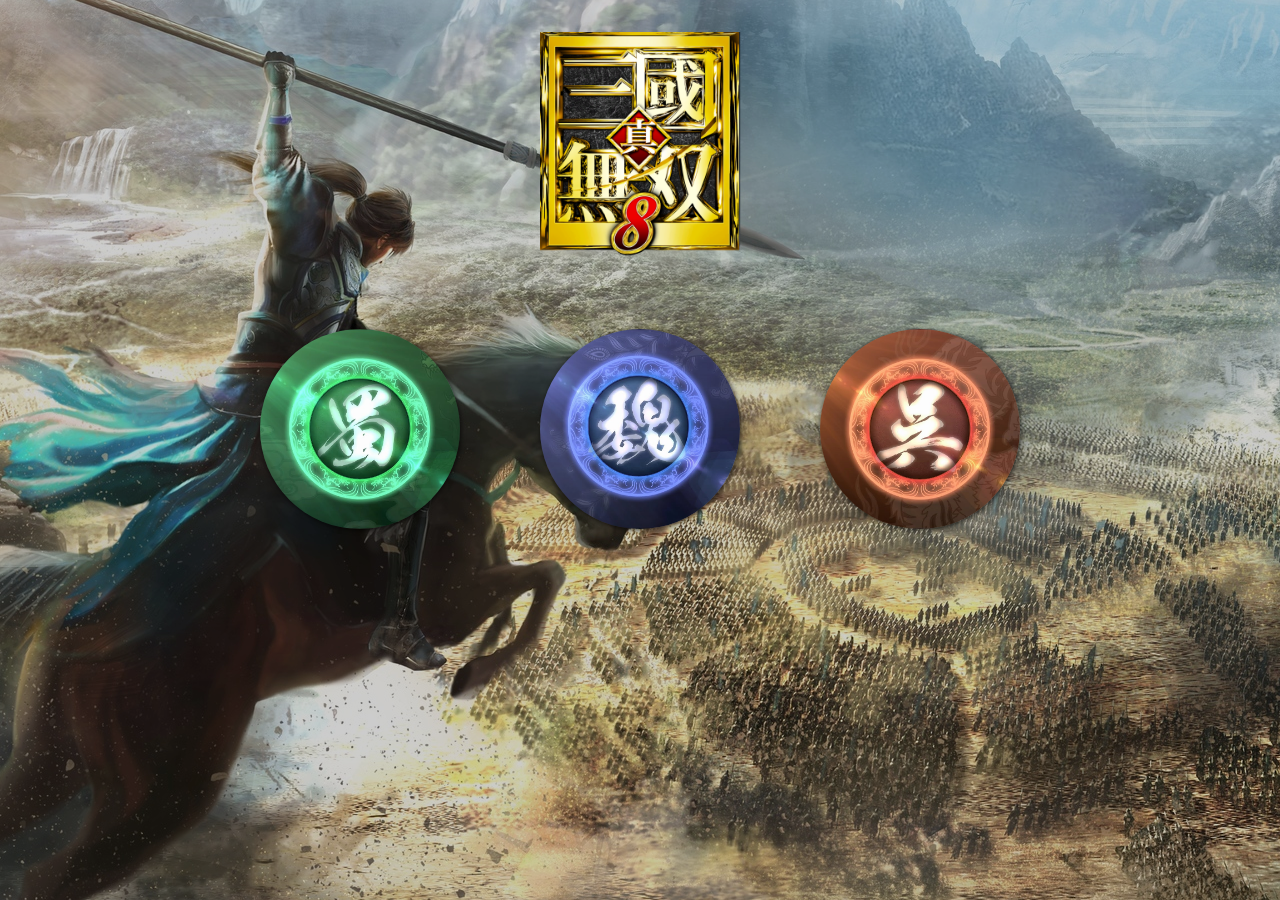
<file: index.html>
<!DOCTYPE html>
<html lang="en">
  <head>
    <meta charset="UTF-8" />
    <meta name="viewport" content="width=device-width, initial-scale=1.0" />
    <title>真・三國無双8</title>
    <link rel="stylesheet" type="text/css" href="./css/common.css" />
    <link rel="stylesheet" type="text/css" href="./css/index.css" />
    <link
      rel="stylesheet"
      href="https://stackpath.bootstrapcdn.com/bootstrap/4.3.1/css/bootstrap.min.css"
      integrity="sha384-ggOyR0iXCbMQv3Xipma34MD+dH/1fQ784/j6cY/iJTQUOhcWr7x9JvoRxT2MZw1T"
      crossorigin="anonymous"
    />
    <script src="https://ajax.googleapis.com/ajax/libs/jquery/3.5.1/jquery.min.js"></script>
  </head>
  <body class="index-background">
    <div class="flex-container">
      <img class="logo" src="./img/logo.png" />
    </div>
    <div class="flex-container" id="clan"></div>

    <script src="./js/countries.js"></script>
    <script>
      Object.keys(countries).map((country) =>
        $("#clan").append(
          `<a href="./country.html?country=${country}">
            <img class="clan-card" src="${countries[country].logo}"/>
          </a>`
        )
      );
    </script>
  </body>
</html>
</file>
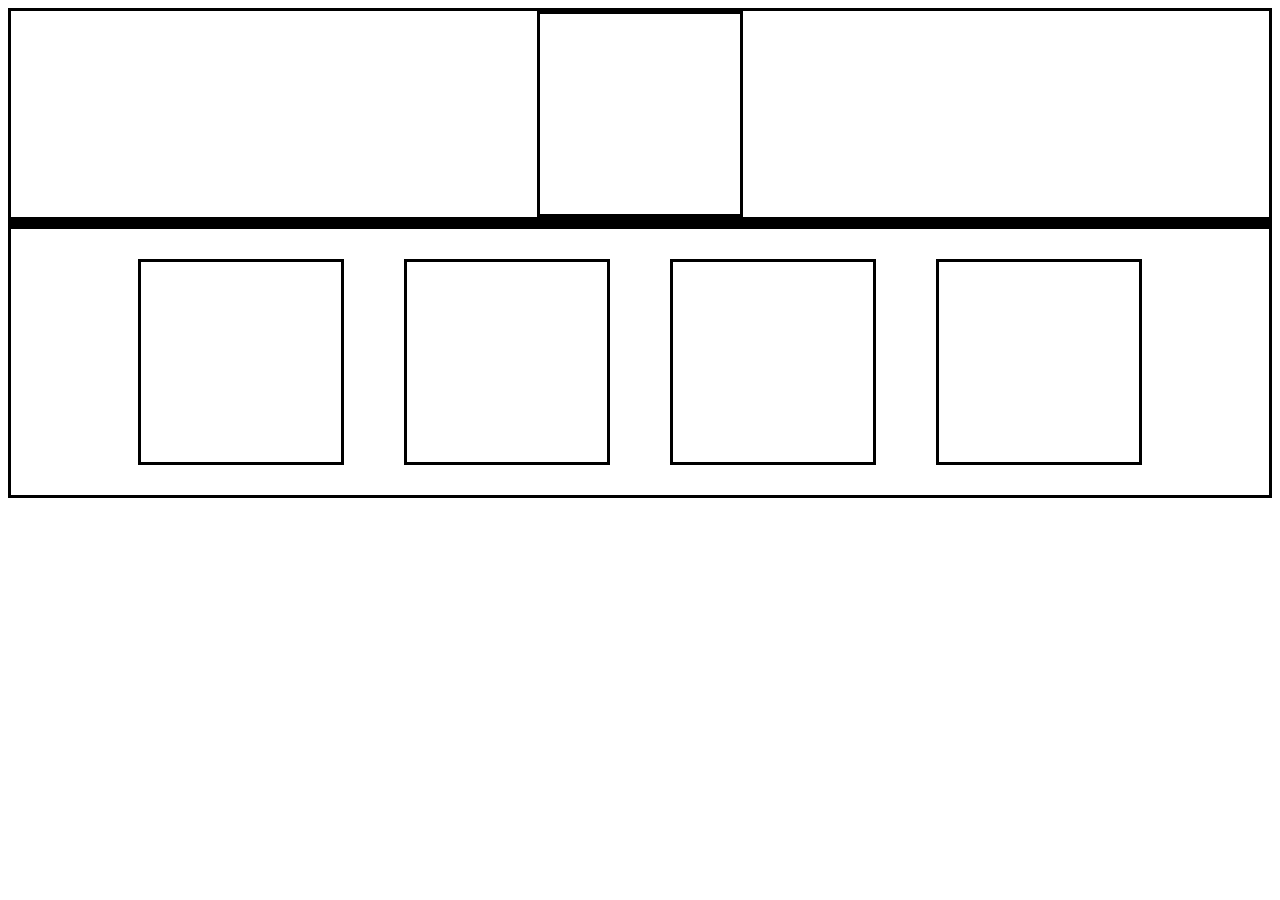
<file: clan.html>
<!DOCTYPE html>
<html lang="en">
  <head>
    <meta charset="UTF-8" />
    <meta name="viewport" content="width=device-width, initial-scale=1.0" />
    <title>Main Page</title>
    <link rel="stylesheet" type="text/css" href="index.css" />
    <script src="https://ajax.googleapis.com/ajax/libs/jquery/3.5.1/jquery.min.js"></script>
  </head>
  <body>
    <div class="solid flex-container" id="logo">
      <div class="solid" style="width: 200px; height: 200px;"></div>
    </div>
    <div class="solid flex-container" id="officers"></div>
    <div class="solid flex-container">
      <div class="solid country-card"></div>
      <div class="solid country-card"></div>
      <div class="solid country-card"></div>
      <div class="solid country-card"></div>
    </div>
  </body>

  <script src="./clans.js"></script>
  <script src="./util.js"></script>
  <script>
    let clanName = getUrlParams()["clan"];
    $("#logo").append(clans[clanName].logo);

    clans[clanName].officers.map((officer) =>
      $("#officers").append(
        `<a class="officer-card" href="./officer.html?name=${officer}"><img src="http://i.stack.imgur.com/2OrtT.jpg" width="100%" /></a>`
      )
    );
  </script>
</html>
</file>
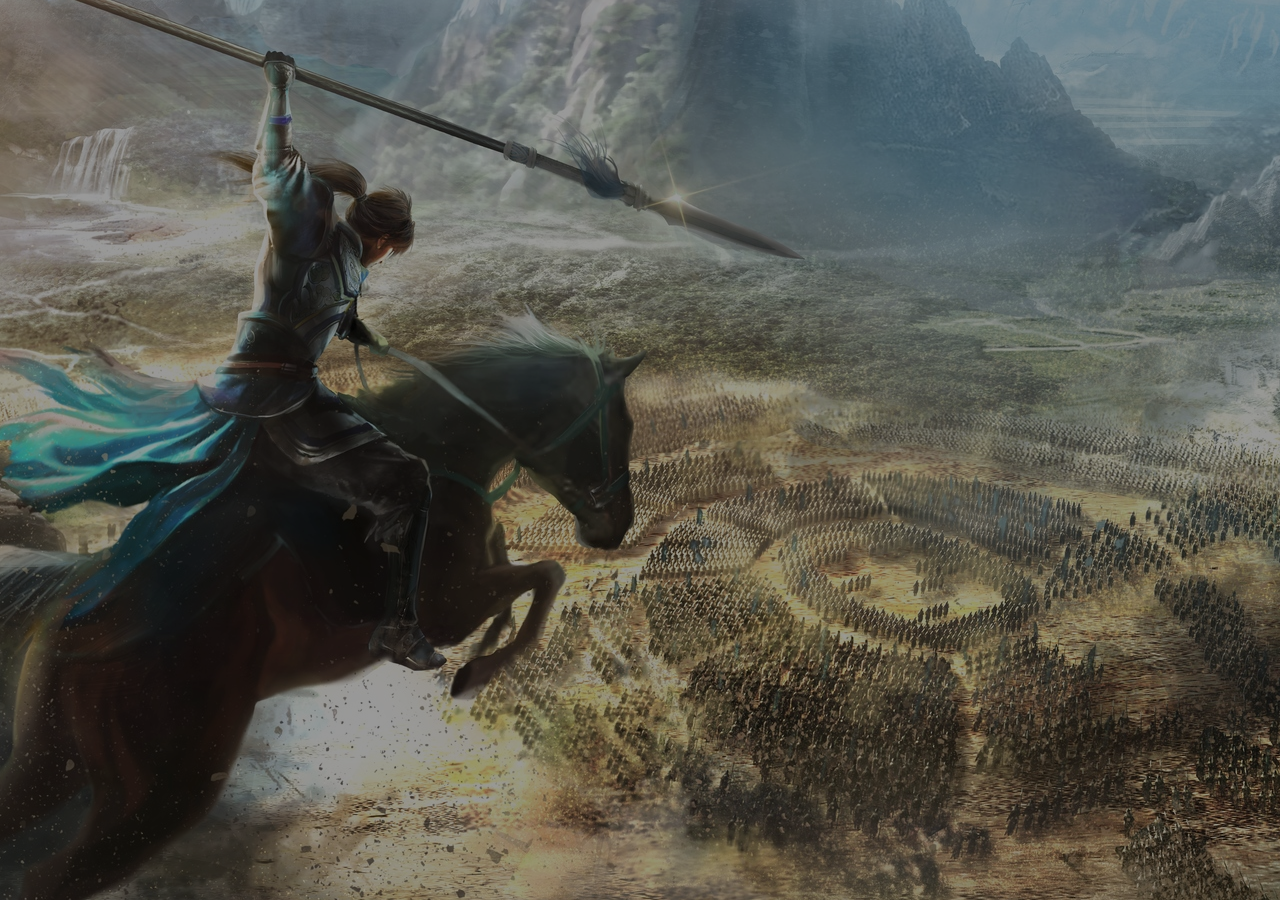
<file: country.html>
<!DOCTYPE html>
<html lang="en">
  <head>
    <meta charset="UTF-8" />
    <meta name="viewport" content="width=device-width, initial-scale=1.0" />
    <title>キャラクター</title>
    <link rel="stylesheet" type="text/css" href="./css/common.css" />
    <link rel="stylesheet" type="text/css" href="./css/country.css" />
    <script src="https://ajax.googleapis.com/ajax/libs/jquery/3.5.1/jquery.min.js"></script>
  </head>
  <body class="country-background">
    <div class="flex-container" id="logo"></div>
    <div class="flex-container" id="officers"></div>

    <script src="./js/countries.js"></script>
    <script src="./js/officers.js"></script>
    <script src="./js/util.js"></script>
    <script>
      let countryName = getUrlParams()["country"];
      countries[countryName].officers.forEach((officer) => {
        $("#officers").append(
          `<a class="officer-card" href="./officer.html?name=${officer}">
            <img class="officer-card-img" src="${officers[officer].image}"/>
          </a>`
        );
      });
    </script>
  </body>
</html>
</file>
<file: css/common.css>
.solid {
  border-style: solid;
}
.flex-container {
  display: flex;
  justify-content: center;
  flex-wrap: wrap;
}
</file>
<file: css/index.css>
.clan-card {
  margin: 40px;
  object-fit: cover;
  border-radius: 50%;
  width: 200px;
  height: 200px;
  border: 0px 0px 10px black;
  box-shadow: 1px 1px 5px rgba(0, 0, 0, 0.7);
}
.logo {
  width: 400px;
  margin: 2rem;
}
.index-background {
  background: url("../img/back.jpg") no-repeat center center fixed;
  background-color: rgba(0%, 0%, 0%, 0.2);
  background-blend-mode: overlay;
}
</file>
<file: index.css>
.solid {
  border-style: solid;
}
.flex-container {
  display: flex;
  justify-content: center;
  flex-wrap: wrap;
}
.clan-card {
  margin: 40px;
  object-fit: cover;
  border-radius: 50%;
  width: 200px;
  height: 200px;
  border: 0px 0px 10px black;
  box-shadow: 1px 1px 5px rgba(0, 0, 0, 0.7);
}
.officer-card {
  margin: 20px;
}
.officer-card-img {
  width: 200px;
  box-shadow: 1px 1px 5px rgba(0, 0, 0, 0.7);
}
.country-card {
  width: 200px;
  height: 200px;
  margin: 30px;
}
.logo {
  width: 400px;
  margin: 2rem;
}
.index-background {
  background-image: url("./img/back.jpg");
  background-color: #cccccc;
  background-size: cover;
}
.character-bg {
  background-image: url("./img/character-bg.jpg");
  background-color: #cccccc;
  background-size: cover;
}
.character-name {
  font-size: 200%;
  line-height: 1.1;
  font-weight: bold;
  color: #fff;
  text-shadow: 2px 2px 5px black;
  text-align: center;
}
.character-introduce {
  font-size: 120%;
  line-height: 1.5;
  color: #fff;
  font-weight: 600;
  text-shadow: 1px 1px 5px black;
  margin-top: 30px;
}
</file>
<file: css/country.css>
.officer-card {
  margin: 20px;
}
.officer-card-img {
  width: 200px;
  box-shadow: 1px 1px 5px rgba(0, 0, 0, 0.7);
}
.country-background {
  background: url("../img/back.jpg") no-repeat center center fixed;
  background-color: rgba(0%, 0%, 0%, 0.4);
  background-blend-mode: overlay;
}
</file>
